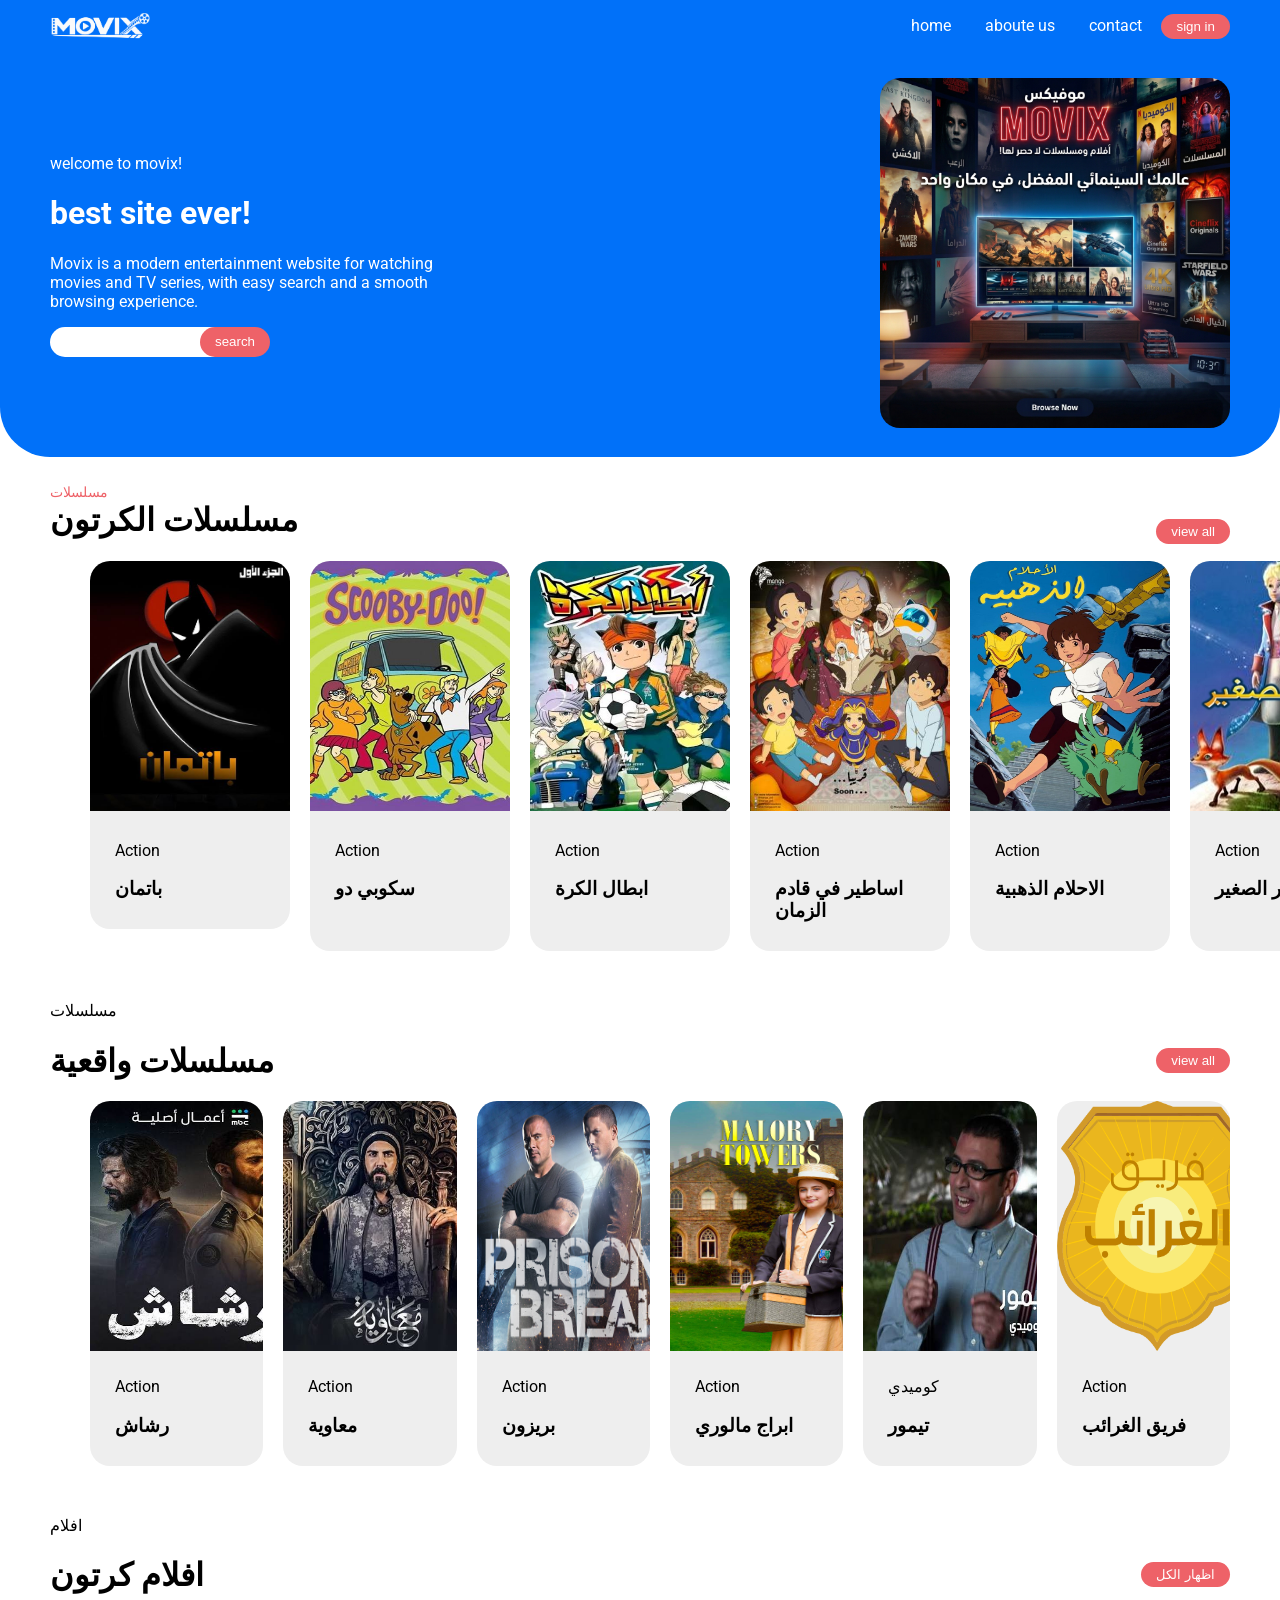
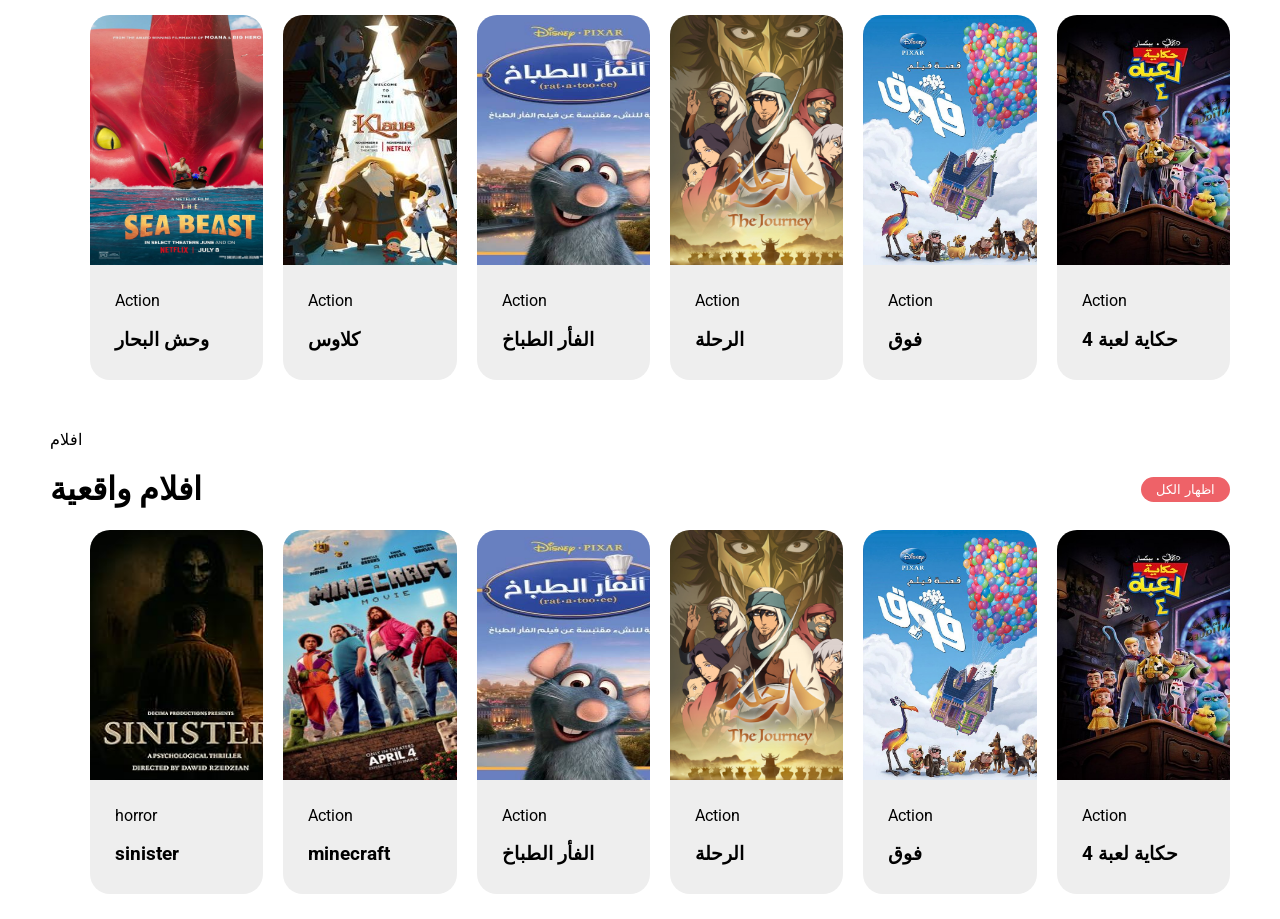
<file: index.html>
<!DOCTYPE html>
<head>
  <meta charset="UTF-8">
  <link rel="preconnect" href="https://fonts.googleapis.com">
<link rel="preconnect" href="https://fonts.gstatic.com" crossorigin>
<link href="https://fonts.googleapis.com/css2?family=Roboto:wght@400;500;700&display=swap" rel="stylesheet">
  <title>cartoon&serise</title>
<link rel="stylesheet" href="style.css" />
</head>
<body>
<!--HEADER-->
   <div class="header">
    <img class="logo" src="ae.png"/>
    <div class="header-links">
         <a href="index.html">home</a>
         <a href="#">aboute us</a>
         <a href="#">contact</a>
         <button class="btn">sign in</button>
    </div>
   </div>
   
<!--LANDING PAGE--> 
<div class="landing-page">
   <div class="landing-page-left-section">
   <span>welcome to movix!</span>
   <h1>best site ever!</h1>
   <p>Movix is a modern entertainment website 
    for watching movies and TV series, with easy
     search and a smooth browsing experience.
    </p>
    <div class="landing-page-search">
    <input type="text">
    <button class="btn">search</button>
    </div>
   </div>
   <div class="image-container">
      <img class="j" src="Ge.png"/>
   </div>
</div>
<!--trending series-->

<div class="trending-container">
    <span>مسلسلات</span>
    <div class="trending-header">
      <h1>مسلسلات الكرتون</h1>
      <button class="btn">view all</button>
    </div>
    <div class="trending-cards">
      <a href="batman.html">
      <div class="card">
        <img class="thumb" src="im.png" />
        <div class="card-info">
          <div class="card-name">
            <p>Action</p>
            <h3>باتمان</h3>
          </div>
        </div>
      </div>
      </a>
      <div class="card">
        <img class="thumb" src="skopi.png" />
        <div class="card-info">
          <div class="card-name">
            <p>Action</p>
            <h3> سكوبي دو</h3>
          </div>
        </div>
      </div>

      <div class="card">
        <img class="thumb" src="ابطال الكرة.png" />
        <div class="card-info">
          <div class="card-name">
            <p>Action</p>
            <h3>ابطال الكرة</h3>
          </div>
        </div>
      </div>

        <div class="card">
        <img class="thumb" src="في_قادم_الزمان.png" />
        <div class="card-info">
          <div class="card-name">
            <p>Action</p>
            <h3>اساطير في قادم الزمان</h3>
          </div>
        </div>
      </div>

        <div class="card">
        <img class="thumb" src="الاحلام الذهبية.png" />
        <div class="card-info">
          <div class="card-name">
            <p>Action</p>
            <h3>الاحلام الذهبية</h3>
          </div>
        </div>
      </div>

        <div class="card">
        <img class="thumb" src="الامير الصغير.png" />
        <div class="card-info">
          <div class="card-name">
            <p>Action</p>
            <h3>الامير الصغير</h3>
          </div>
        </div>
      </div>

    </div>
  </div>


  <div class="series-a">

    <span>مسلسلات</span>

    <div class="series-header">
        <h1>مسلسلات واقعية</h1>
        <button class="btn">view all</button>
    </div>

    <div class="series-cards">
        <div class="card1">
            <img class="thumb2" src="رشاش.png">
             <div class="card-info">
          <div class="card-name">
            <p>Action</p>
            <h3>رشاش</h3>
          </div>
        </div>
        </div>

        <div class="card1">
            <img class="thumb2" src="معاوية.png">
             <div class="card-info">
          <div class="card-name">
            <p>Action</p>
            <h3>معاوية</h3>
          </div>
        </div>
        </div>

        <div class="card1">
            <img class="thumb2" src="بريزون.png">
             <div class="card-info">
          <div class="card-name">
            <p>Action</p>
            <h3>بريزون</h3>
          </div>
        </div>
        </div>

        <div class="card1">
            <img class="thumb2" src="ابراج مالوري.png">
             <div class="card-info">
          <div class="card-name">
            <p>Action</p>
            <h3>ابراج مالوري</h3>
          </div>
        </div>
        </div>

        <div class="card1">
            <img class="thumb2" src="تيمور.png">
             <div class="card-info">
          <div class="card-name">
            <p>كوميدي</p>
            <h3>تيمور</h3>
          </div>
        </div>
        </div>

        <div class="card1">
            <img class="thumb2" src="فريق الغرائب.png">
             <div class="card-info">
          <div class="card-name">
            <p>Action</p>
            <h3>فريق الغرائب</h3>
          </div>
        </div>
        </div>

        
    </div>

</div>
<!--افلام-->
<div class="series-a">

    <span>افلام</span>

    <div class="series-header">
        <h1>افلام كرتون</h1>
        <button class="btn">اظهار الكل</button>
    </div>

    <div class="series-cards">
        <div class="card1">
            <img class="thumb2" src="وحش البحار.png">
             <div class="card-info">
          <div class="card-name">
            <p>Action</p>
            <h3>وحش البحار</h3>
          </div>
        </div>
        </div>

        <div class="card1">
            <img class="thumb2" src="كلاوس.png">
             <div class="card-info">
          <div class="card-name">
            <p>Action</p>
            <h3>كلاوس</h3>
          </div>
        </div>
        </div>

        <div class="card1">
            <img class="thumb2" src="الفار الطباخ.png">
             <div class="card-info">
          <div class="card-name">
            <p>Action</p>
            <h3>الفأر الطباخ</h3>
          </div>
        </div>
        </div>

        <div class="card1">
            <img class="thumb2" src="الرحلة.png">
             <div class="card-info">
          <div class="card-name">
            <p>Action</p>
            <h3>الرحلة</h3>
          </div>
        </div>
        </div>

         <div class="card1">
            <img class="thumb2" src="فوق.png">
             <div class="card-info">
          <div class="card-name">
            <p>Action</p>
            <h3>فوق</h3>
          </div>
        </div>
        </div>

         <div class="card1">
            <img class="thumb2" src="Toy_Story_4.png">
             <div class="card-info">
          <div class="card-name">
            <p>Action</p>
            <h3>حكاية لعبة 4</h3>
          </div>
        </div>
        </div>

         
    </div>

</div>
<div class="series-a">

    <span>افلام</span>

    <div class="series-header">
        <h1>افلام واقعية</h1>
        <button class="btn">اظهار الكل</button>
    </div>

    <div class="series-cards">
        <div class="card1">
            <img class="thumb2" src="SINSITER.PNG">
             <div class="card-info">
          <div class="card-name">
            <p>horror</p>
            <h3>sinister</h3>
          </div>
        </div>
        </div>

        <div class="card1">
            <img class="thumb2" src="minecraft.png">
             <div class="card-info">
          <div class="card-name">
            <p>Action</p>
            <h3>minecraft</h3>
          </div>
        </div>
        </div>

        <div class="card1">
            <img class="thumb2" src="الفار الطباخ.png">
             <div class="card-info">
          <div class="card-name">
            <p>Action</p>
            <h3>الفأر الطباخ</h3>
          </div>
        </div>
        </div>

        <div class="card1">
            <img class="thumb2" src="الرحلة.png">
             <div class="card-info">
          <div class="card-name">
            <p>Action</p>
            <h3>الرحلة</h3>
          </div>
        </div>
        </div>

         <div class="card1">
            <img class="thumb2" src="فوق.png">
             <div class="card-info">
          <div class="card-name">
            <p>Action</p>
            <h3>فوق</h3>
          </div>
        </div>
        </div>

         <div class="card1">
            <img class="thumb2" src="Toy_Story_4.png">
             <div class="card-info">
          <div class="card-name">
            <p>Action</p>
            <h3>حكاية لعبة 4</h3>
          </div>
        </div>
        </div>

         
    </div>

</div>

  </div>
  
</body>

</body>
</html>
</file>
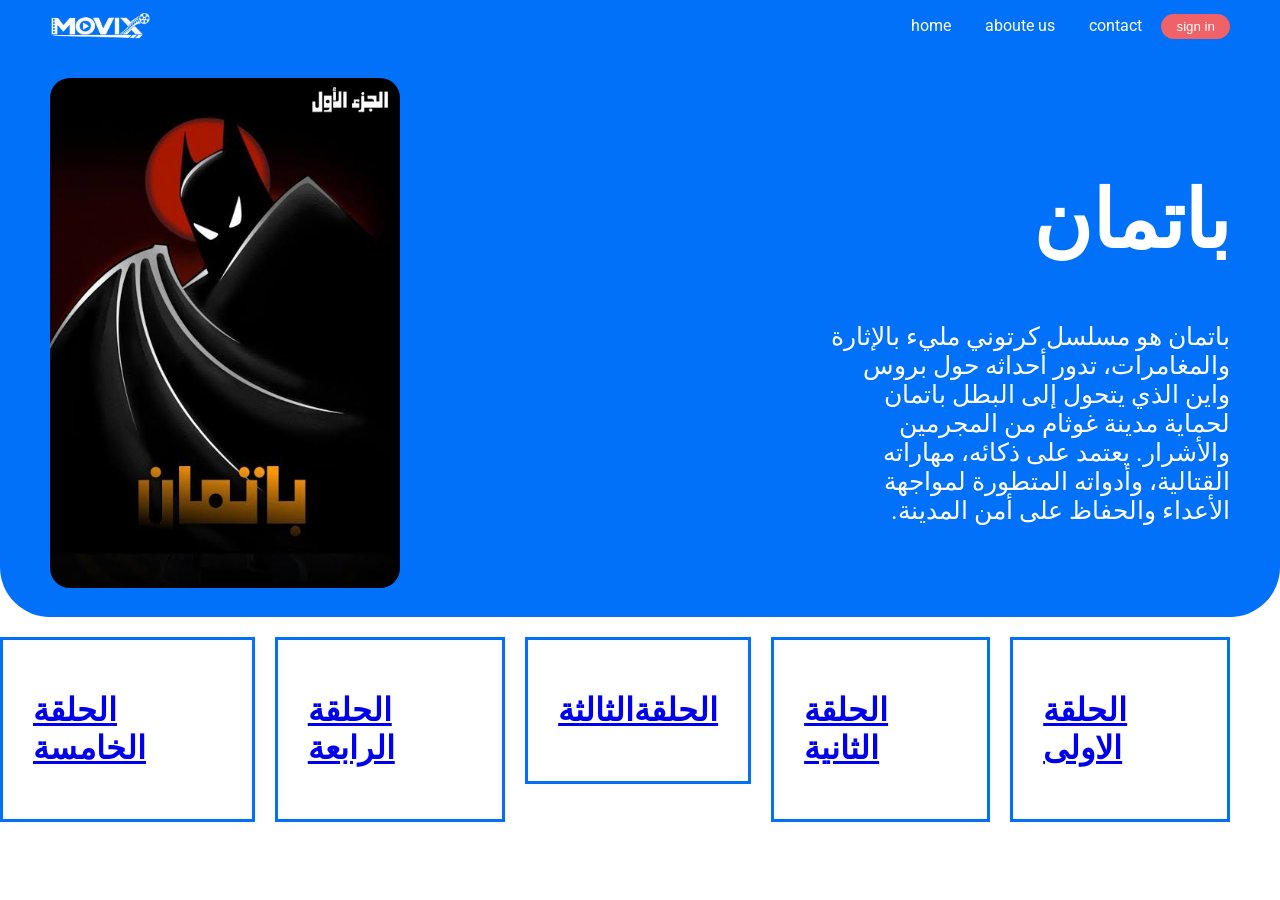
<file: batman.html>
<!DOCTYPE html>
<head>
  <meta charset="UTF-8">
  <link rel="preconnect" href="https://fonts.googleapis.com">
<link rel="preconnect" href="https://fonts.gstatic.com" crossorigin>
<link href="https://fonts.googleapis.com/css2?family=Roboto:wght@400;500;700&display=swap" rel="stylesheet">
  <title>cartoon&serise</title>
<link rel="stylesheet" href="batman.css" />
</head>
<body>
<!--HEADER-->
   <div class="header">
    <img class="logo" src="ae.png"/>
    <div class="header-links">
         <a href="index.html">home</a>
         <a href="#">aboute us</a>
         <a href="#">contact</a>
         <button class="btn">sign in</button>
    </div>
   </div>
   
<!--LANDING PAGE--> 
<div class="landing-page">
   <div class="landing-page-left-section">
   <h1>باتمان</h1>
   <p>
    باتمان هو مسلسل 
    كرتوني مليء بالإثارة والمغامرات، تدور أحداثه حول بروس واين الذي يتحول إلى البطل
     باتمان لحماية مدينة غوثام من المجرمين والأشرار. يعتمد على ذكائه، مهاراته
     القتالية، وأدواته المتطورة لمواجهة الأعداء والحفاظ على أمن المدينة.

    </p>
    
   </div>
   <div class="image-container">
      <img class="j" src="im.png"/>
   </div>
</div>
<!--الحلقات-->
<div class="series-a">
<a href="https://drive.google.com/file/d/1WztN4LdU5Bc5g2vhYpUNh5f7j47gbtri/view?usp=sharing">
    <div class="first-series">
        <h1>الحلقة الاولى</h1>
    </div>
</a>

<a href="https://drive.google.com/file/d/1cdPqjLO8PqkG4jkI5C0tMbR7JMm2lNIR/view?usp=sharing">
    <div class="sacond-series">
        <h1>الحلقة الثانية</h1>
    </div>
</a>

<a href="https://drive.google.com/file/d/1cdPqjLO8PqkG4jkI5C0tMbR7JMm2lNIR/view?usp=sharing">
    <div class="sacond-series">
        <h1>الحلقةالثالثة</h1>
    </div>
</a>

<a href="https://drive.google.com/file/d/1cdPqjLO8PqkG4jkI5C0tMbR7JMm2lNIR/view?usp=sharing">
    <div class="sacond-series">
        <h1>الحلقة الرابعة</h1>
    </div>
</a>

<a href="https://drive.google.com/file/d/1cdPqjLO8PqkG4jkI5C0tMbR7JMm2lNIR/view?usp=sharing">
    <div class="sacond-series">
        <h1>الحلقة الخامسة</h1>
    </div>
</a>

</div>
</file>
<file: style.css>
body{
      margin: 0 ;
       font-family: 'Roboto', sans-serif;
    }
   .header{
    background-color:#0171f9;
    display: flex;
    justify-content: space-between;
    align-items: center;
    padding: 10px 50px;
  }
  .base {
    padding: 5px;
  }
  .logo{
  width: 100px;
  }
 .header-links a{ 
  color: white;
  padding: 5px 15px;
  text-decoration: none;
  border-radius: 15px;
}
.btn:hover{
  background-color: #2386fe;
}

.btn{
  background-color:#ee6268 ;
  border-radius: 15px;
  padding: 5px 15px;
  color: white;
  border: none;}
.header-links button:hover{
background-color: #f2858c;
}
.landing-page{
    background-color: #0171f9;
    display: flex;
    justify-content: space-between;
    padding: 25px 50px;
    align-items: center;
    color: white;
    border-radius: 0 0 50px 50px;
}
.landing-page .j {
    width: 350px;
}
.landing-page-search input{
border-radius: 50px;
border: none;
outline: none;
height: 30px;
padding: 0 10px;
}
.landing-page-search button{
    position: absolute;
    left: 200px;
    height: 30px;
}
.image-container .j{
    border-radius: 20px ;
}
.landing-page-left-section{
    width: 400px;
}
.trending-container {
  padding: 25px 50px;  
}
.trending-header{
    display: flex;
    justify-content: space-between;
    align-items: center;
}
.trending-header h1{
    margin-top: 0%;
}
.trending-container span{
     color: #ee6268;
     text-transform: uppercase;
     font-size: 14px;
}



.trending-cards {
    display: flex;
    gap: 20px;
    margin-left: 40px;
}

.card {
    width: 200px;
    background-color: #EEEEEE;
    border-radius: 20px;
}

.card .thumb {
    border-radius: 20px 20px 0 0;
}

.card-info {
    display: flex;
    justify-content: space-between;
    align-items: center;
    padding: 10px 25px;
}

.card-info img {
    width: 50px;
}
.trending-container .trending-cards .card .thumb{
  height:250px ; width: 200px;
}
.series-a{
 padding: 25px 50px; 
 
}

.series-header {
    display: flex;
    justify-content: space-between;
    align-items: center;
}
.thumb2 {
    width: 200px;
    height: 250px;
    display: block;
   
}

.card1 {
    width: 200px;
    background-color: #EEEEEE;
    border-radius: 20px;
    overflow: hidden;
   
}
 
.series-cards{
    display: flex;
    gap: 10px;
    justify-content: flex-start;
    margin-left: 40px;
    gap: 20px;
}

a {
  text-decoration: none !important;
  color: inherit;
}
</file>
<file: batman.css>
body{
      margin: 0 ;
       font-family: 'Roboto', sans-serif;
    }
   .header{
    background-color:#0171f9;
    display: flex;
    justify-content: space-between;
    align-items: center;
    padding: 10px 50px;
  }
  .base {
    padding: 5px;
  }
  .logo{
  width: 100px;
  }
 .header-links a{ 
  color: white;
  padding: 5px 15px;
  text-decoration: none;
  border-radius: 15px;
}
.btn:hover{
  background-color: #2386fe;
}

.btn{
  background-color:#ee6268 ;
  border-radius: 15px;
  padding: 5px 15px;
  color: white;
  border: none;}
.header-links button:hover{
background-color: #f2858c;
}
.landing-page{
    background-color: #0171f9;
    display: flex;
    flex-direction: row-reverse;
    justify-content: space-between;
    padding: 25px 50px;
    align-items: center;
    color: white;
    border-radius: 0 0 50px 50px;
}
.landing-page-left-section{
    width: 400px;
    direction: rtl;
    text-align: right;
}
.landing-page .j {
    width: 350px;
}
.landing-page-search input{
border-radius: 50px;
border: none;
outline: none;
height: 30px;
padding: 0 10px;
}
.landing-page-search button{
    position: absolute;
    left: 200px;
    height: 30px;
}
.image-container .j{
    border-radius: 20px ;
}
.landing-page-left-section{
    width: 400px;
}
.trending-container {
  padding: 25px 50px;  
}
.landing-page-left-section h1{

    font-size: 80px;
}
.landing-page-left-section p{
    font-size: 25px;
}
.first-series{
   border: #0171f9 solid ;
   padding: 30px;
   margin: 20px 50px 20px auto;
   width: fit-content;
}
.sacond-series{
    border: #0171f9 solid;
     padding: 30px;
     margin-top: 20px;
}
.series-a{
    display: flex;
    flex-direction: row-reverse;
    justify-content: flex-start;
    gap: 20px;
}
</file>
